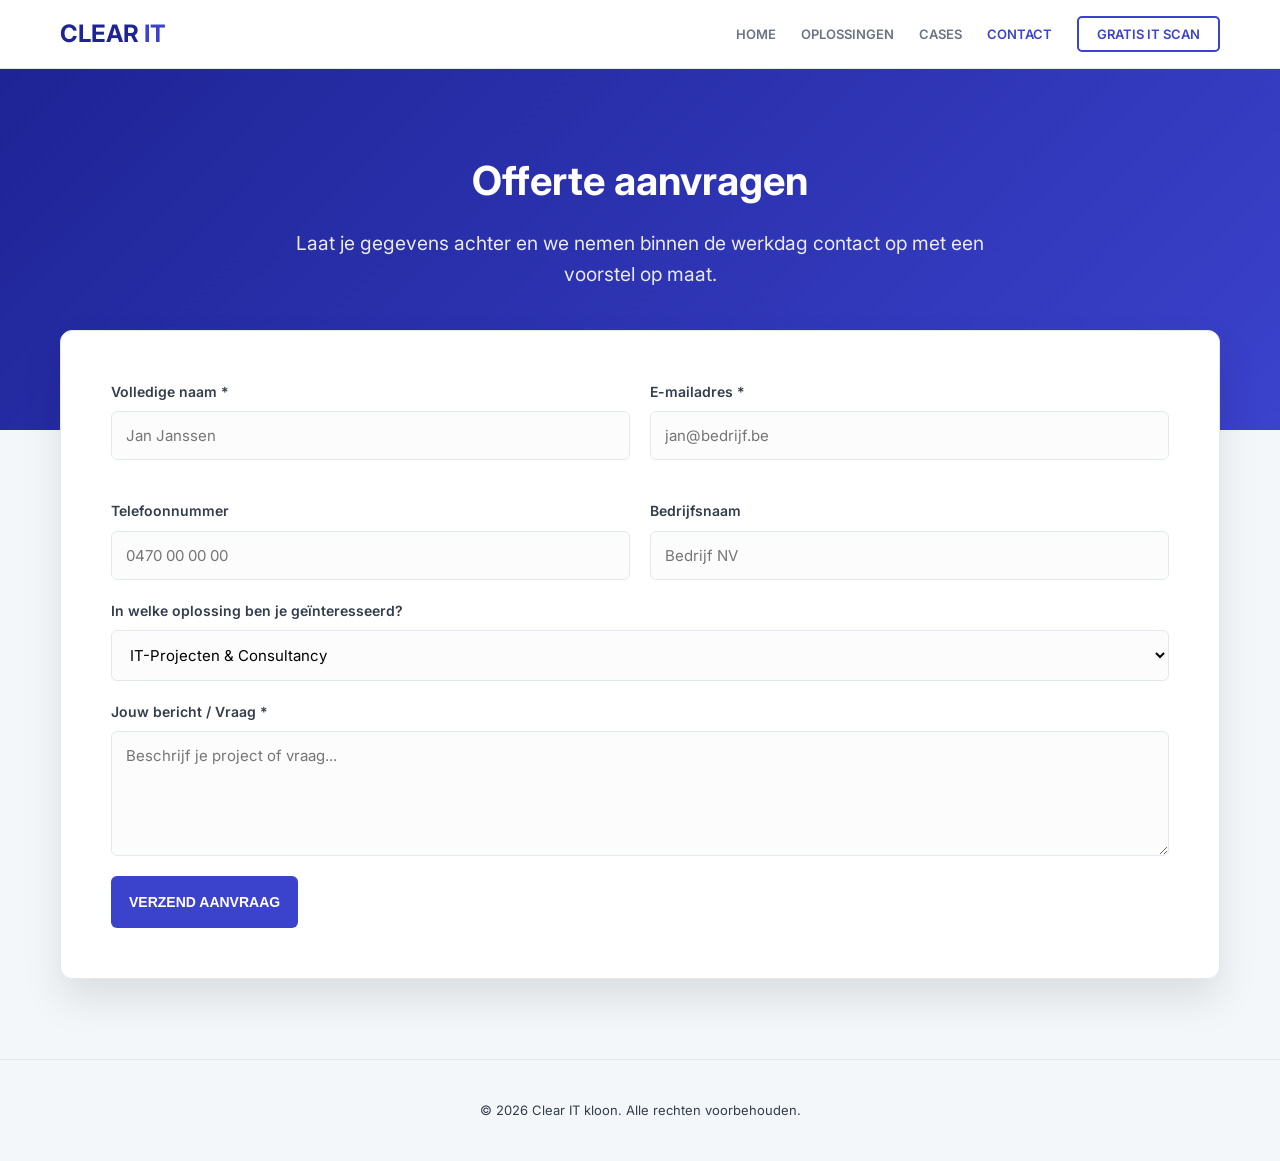
<file: offerte.html>
<!DOCTYPE html>
<html lang="nl">
<head>
    <meta charset="UTF-8">
    <meta name="viewport" content="width=device-width, initial-scale=1.0">
    <title>Offerte Aanvragen | Clear IT - Direct Een IT Voorstel Op Maat</title>
    <link rel="stylesheet" href="style.css">
    <link href="https://fonts.googleapis.com/css2?family=Inter:wght@400;600;700&display=swap" rel="stylesheet">
</head>
<body class="bg-light">

    <nav class="navbar">
        <div class="container nav-container">
            <div class="logo">CLEAR <span>IT</span></div>
            <ul class="nav-links">
                <li><a href="index.html">HOME</a></li>
                <li><a href="oplossingen.html">OPLOSSINGEN</a></li>
                <li><a href="projecten.html">CASES</a></li>
                <li><a href="offerte.html" class="active">CONTACT</a></li>
                <li><a href="offerte.html" class="nav-btn">GRATIS IT SCAN</a></li>
            </ul>
        </div>
    </nav>

    <header class="sub-hero">
        <div class="container">
            <h1>Offerte aanvragen</h1>
            <p>Laat je gegevens achter en we nemen binnen de werkdag contact op met een voorstel op maat.</p>
        </div>
    </header>

    <section class="container overlap-section">
        <div class="contact-card card">
            <form action="https://formspree.io/f/jouw_code" method="POST">
                <div class="form-grid">
                    <div class="field">
                        <label for="naam">Volledige naam *</label>
                        <input type="text" id="naam" name="naam" placeholder="Jan Janssen" required>
                    </div>
                    <div class="field">
                        <label for="email">E-mailadres *</label>
                        <input type="email" id="email" name="email" placeholder="jan@bedrijf.be" required>
                    </div>
                    <div class="field">
                        <label for="tel">Telefoonnummer</label>
                        <input type="tel" id="tel" name="tel" placeholder="0470 00 00 00">
                    </div>
                    <div class="field">
                        <label for="bedrijf">Bedrijfsnaam</label>
                        <input type="text" id="bedrijf" name="bedrijf" placeholder="Bedrijf NV">
                    </div>
                </div>
                <div class="field">
                    <label for="onderwerp">In welke oplossing ben je geïnteresseerd?</label>
                    <select id="onderwerp" name="onderwerp">
                        <option value="it-projecten">IT-Projecten & Consultancy</option>
                        <option value="cloud">Cloud Oplossingen</option>
                        <option value="security">Cybersecurity</option>
                        <option value="scan">Gratis IT Scan</option>
                    </select>
                </div>
                <div class="field">
                    <label for="bericht">Jouw bericht / Vraag *</label>
                    <textarea id="bericht" name="bericht" rows="5" placeholder="Beschrijf je project of vraag..." required></textarea>
                </div>
                <button type="submit" class="btn-submit">VERZEND AANVRAAG</button>
            </form>
        </div>
    </section>

    <footer class="footer">
        <p>&copy; 2026 Clear IT kloon. Alle rechten voorbehouden.</p>
    </footer>

</body>
</html>
</file>
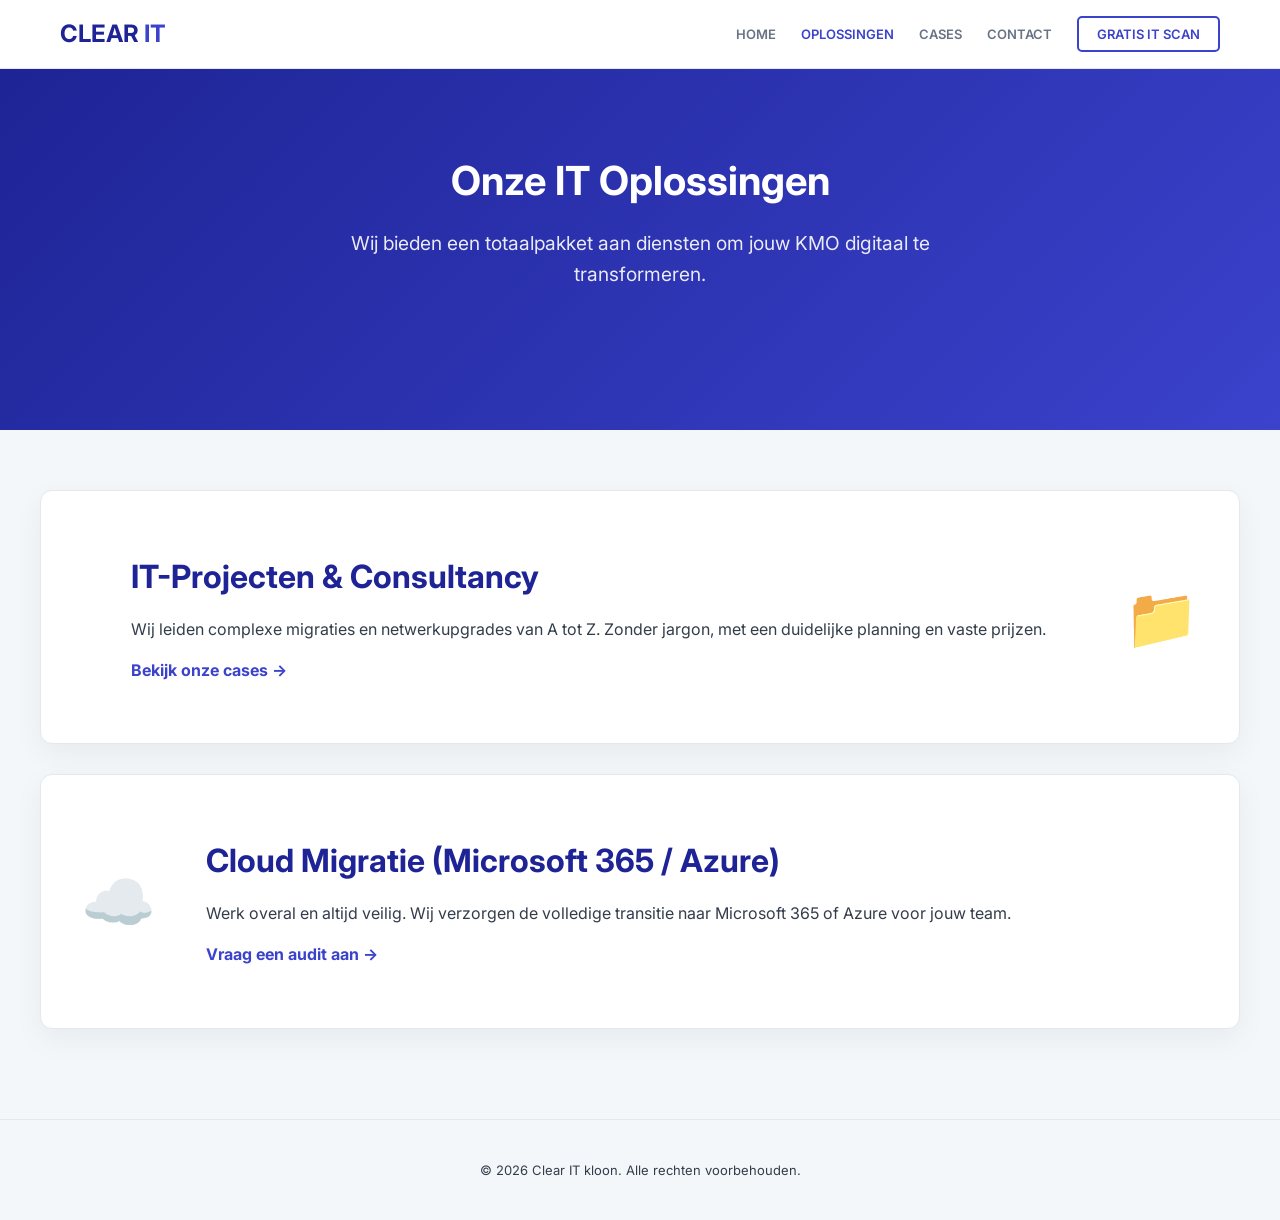
<file: oplossingen.html>
<!DOCTYPE html>
<html lang="nl">
<head>
    <meta charset="UTF-8">
    <meta name="viewport" content="width=device-width, initial-scale=1.0">
    <title>Oplossingen | Clear IT - IT Projecten & Consultancy voor KMO's</title>
    <link rel="stylesheet" href="style.css">
    <link href="https://fonts.googleapis.com/css2?family=Inter:wght@400;600;700&display=swap" rel="stylesheet">
</head>
<body class="bg-light">

    <nav class="navbar">
        <div class="container nav-container">
            <div class="logo">CLEAR <span>IT</span></div>
            <ul class="nav-links">
                <li><a href="index.html">HOME</a></li>
                <li><a href="oplossingen.html" class="active">OPLOSSINGEN</a></li>
                <li><a href="projecten.html">CASES</a></li>
                <li><a href="offerte.html">CONTACT</a></li>
                <li><a href="offerte.html" class="nav-btn">GRATIS IT SCAN</a></li>
            </ul>
        </div>
    </nav>

    <header class="sub-hero">
        <div class="container">
            <h1>Onze IT Oplossingen</h1>
            <p>Wij bieden een totaalpakket aan diensten om jouw KMO digitaal te transformeren.</p>
        </div>
    </header>

    <section class="container solutions-section section-padding">
        <div class="solution-item card">
            <div class="sol-text">
                <h2>IT-Projecten & Consultancy</h2>
                <p>Wij leiden complexe migraties en netwerkupgrades van A tot Z. Zonder jargon, met een duidelijke planning en vaste prijzen.</p>
                <a href="projecten.html" class="read-more">Bekijk onze cases &rarr;</a>
            </div>
            <div class="sol-icon">📁</div>
        </div>

        <div class="solution-item card reverse">
            <div class="sol-text">
                <h2>Cloud Migratie (Microsoft 365 / Azure)</h2>
                <p>Werk overal en altijd veilig. Wij verzorgen de volledige transitie naar Microsoft 365 of Azure voor jouw team.</p>
                <a href="offerte.html" class="read-more">Vraag een audit aan &rarr;</a>
            </div>
            <div class="sol-icon">☁️</div>
        </div>
    </section>

    <footer class="footer">
        <p>&copy; 2026 Clear IT kloon. Alle rechten voorbehouden.</p>
    </footer>

</body>
</html>
</file>
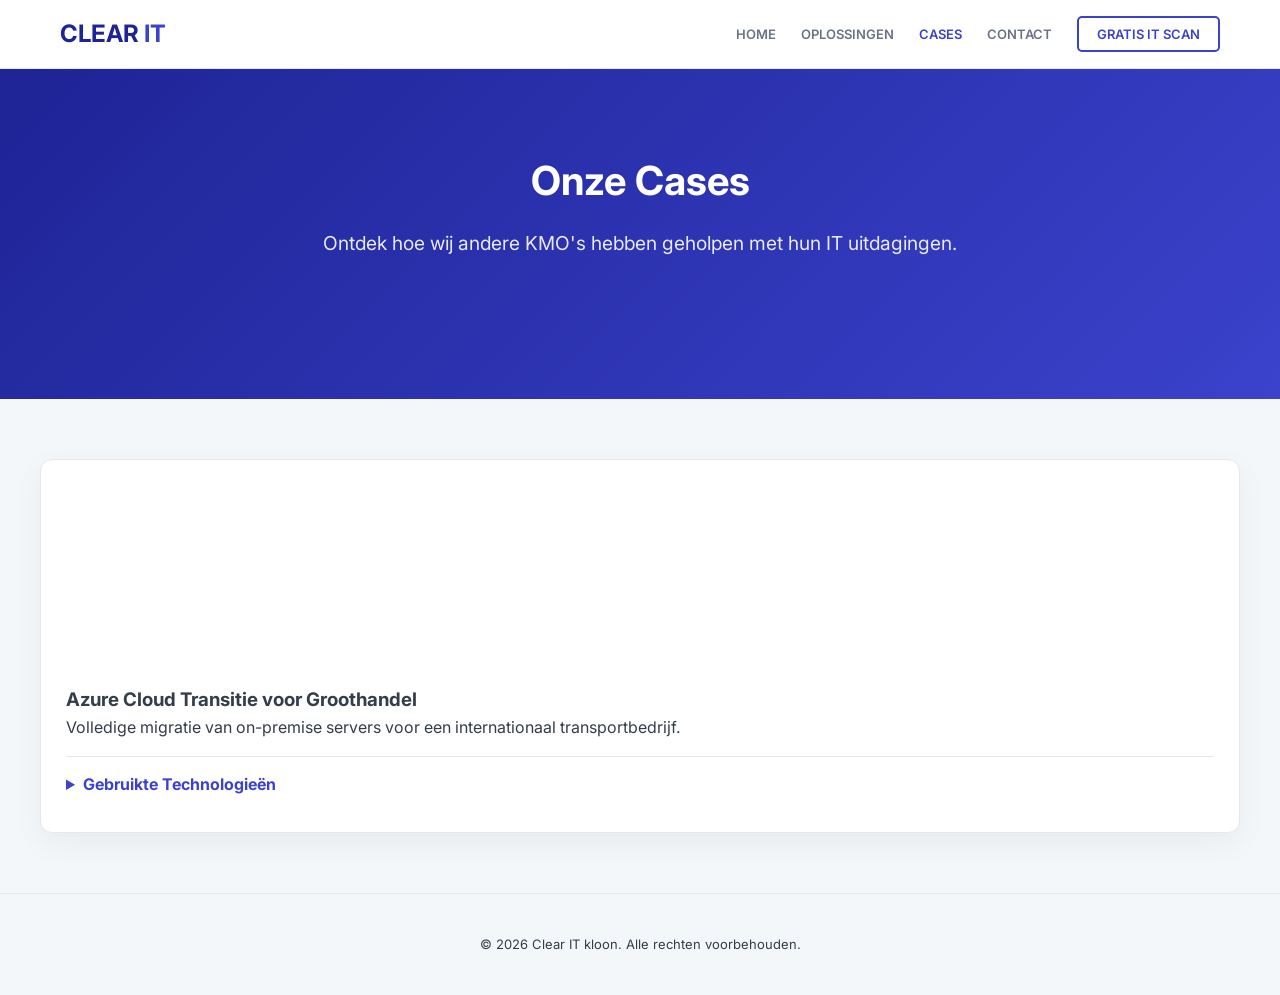
<file: projecten.html>
<!DOCTYPE html>
<html lang="nl">
<head>
    <meta charset="UTF-8">
    <meta name="viewport" content="width=device-width, initial-scale=1.0">
    <title>Cases | Clear IT - Bekijk Onze Succesvolle Projecten</title>
    <link rel="stylesheet" href="style.css">
    <link href="https://fonts.googleapis.com/css2?family=Inter:wght@400;600;700&display=swap" rel="stylesheet">
</head>
<body class="bg-light">

    <nav class="navbar">
        <div class="container nav-container">
            <div class="logo">CLEAR <span>IT</span></div>
            <ul class="nav-links">
                <li><a href="index.html">HOME</a></li>
                <li><a href="oplossingen.html">OPLOSSINGEN</a></li>
                <li><a href="projecten.html" class="active">CASES</a></li>
                <li><a href="offerte.html">CONTACT</a></li>
                <li><a href="offerte.html" class="nav-btn">GRATIS IT SCAN</a></li>
            </ul>
        </div>
    </nav>

    <header class="sub-hero">
        <div class="container">
            <h1>Onze Cases</h1>
            <p>Ontdek hoe wij andere KMO's hebben geholpen met hun IT uitdagingen.</p>
        </div>
    </header>

    <section class="container section-padding">
        <div class="project-grid">
            <div class="project-card card">
                <div class="project-img" style="background-image: url('https://images.unsplash.com/photo-1558494949-ef010cbdcc48?auto=format&fit=crop&w=600&q=80');"></div>
                <div class="project-content">
                    <h3>Azure Cloud Transitie voor Groothandel</h3>
                    <p>Volledige migratie van on-premise servers voor een internationaal transportbedrijf.</p>
                    <details>
                        <summary>Gebruikte Technologieën</summary>
                        <div class="tags">
                            <span>Azure</span>
                            <span>VPN</span>
                            <span>Microsoft 365</span>
                        </div>
                    </details>
                </div>
            </div>
        </div>
    </section>

    <footer class="footer">
        <p>&copy; 2026 Clear IT kloon. Alle rechten voorbehouden.</p>
    </footer>

</body>
</html>
</file>
<file: style.css>
:root {
    --blue: #3b42cc;
    --dark: #1e2495;
    --text-dark: #333d4b;
    --text-muted: #697386;
    --light: #f4f7fa;
    --white: #ffffff;
    --border: #e3e8ee;
    --shadow-main: 0 10px 30px rgba(0,0,0,0.05);
    --shadow-heavy: 0 20px 40px rgba(0,0,0,0.1);
}

* { box-sizing: border-box; margin: 0; padding: 0; }
body { font-family: 'Inter', sans-serif; color: var(--text-dark); line-height: 1.6; background: var(--white); }
.bg-light { background: var(--light); }
.container { max-width: 1200px; margin: 0 auto; padding: 0 20px; }

/* Navbar */
.navbar { display: flex; justify-content: space-between; align-items: center; padding: 15px 0; background: var(--white); position: sticky; top: 0; z-index: 1000; border-bottom: 1px solid var(--border); }
.nav-container { display: flex; justify-content: space-between; align-items: center; width: 100%; }
.logo { font-weight: 700; font-size: 24px; color: var(--dark); text-decoration: none; }
.logo span { color: var(--blue); }
.nav-links { list-style: none; display: flex; align-items: center; }
.nav-links li { margin-left: 25px; }
.nav-links a { text-decoration: none; color: var(--text-muted); font-size: 13px; font-weight: 600; text-transform: uppercase; }
.nav-links a.active { color: var(--blue); }
.nav-btn { border: 2px solid var(--blue); padding: 8px 18px; border-radius: 5px; color: var(--blue) !important; text-transform: uppercase; font-size: 13px; }

/* Heroes */
.hero, .sub-hero { background: linear-gradient(135deg, var(--dark) 0%, var(--blue) 100%); color: var(--white); text-align: center; }
.hero { padding: 120px 5%; min-height: 500px; display: flex; align-items: center; justify-content: center; }
.sub-hero { padding: 80px 5% 140px 5%; }
.hero-content { max-width: 750px; }
.hero h1 { font-size: 3.5rem; line-height: 1.1; margin-bottom: 20px; font-weight: 700; }
.sub-hero h1 { font-size: 2.5rem; margin-bottom: 15px; font-weight: 700; }
.hero p, .sub-hero p { font-size: 1.2rem; opacity: 0.9; max-width: 700px; margin: 0 auto; }
.hero p { margin-bottom: 35px; }

/* Knoppen */
.btn-white { background: var(--white); color: var(--blue); padding: 15px 30px; border-radius: 5px; text-decoration: none; font-weight: 700; display: inline-block; margin: 10px; }
.btn-outline { border: 2px solid var(--white); color: var(--white); padding: 15px 30px; border-radius: 5px; text-decoration: none; font-weight: 700; display: inline-block; margin: 10px; }
.btn-solid-blue { background: var(--blue); color: var(--white); padding: 12px 25px; border-radius: 5px; text-decoration: none; font-weight: 700; display: inline-block; transition: 0.3s; }
.btn-solid-blue:hover { background: var(--dark); transform: translateY(-2px); }

/* NIEUWE STYLING: Waarom Sectie (n.a.v. image_1.png) */
.waarom-section { padding: 80px 0; background: var(--white); }
.waarom-container { display: flex; align-items: flex-start; gap: 60px; }

/* Links: USP Sidebar */
.usp-sidebar { flex: 0 0 320px; background: var(--light); padding: 30px; border-radius: 12px; }
.usp-item { display: flex; align-items: flex-start; gap: 15px; margin-bottom: 25px; }
.usp-icon { font-size: 24px; color: var(--blue); padding-top: 2px; }
.usp-text h3 { font-size: 16px; font-weight: 700; color: var(--dark); margin-bottom: 5px; }
.usp-text p { font-size: 13px; color: var(--text-muted); line-height: 1.5; }

/* Rechts: Hoofdcontent Waarom */
.waarom-main { flex: 1; }
.sub-label { font-size: 12px; font-weight: 700; color: var(--blue); text-transform: uppercase; margin-bottom: 10px; }
.waarom-main h2 { font-size: 2.5rem; font-weight: 700; color: var(--text-dark); margin-bottom: 40px; }
.waarom-content-grid { display: flex; gap: 40px; margin-bottom: 40px; }
.waarom-photo img { max-width: 100%; border-radius: 12px; object-fit: cover; box-shadow: var(--shadow-main); }

/* Getuigenis */
.waarom-testimonial { flex: 1; display: flex; flex-direction: column; }
.testimonial-intro { font-size: 18px; color: var(--text-muted); margin-bottom: 20px; font-weight: 400; }
.testimonial-quote { font-style: italic; font-size: 16px; color: var(--text-dark); border-left: 3px solid var(--blue); padding-left: 20px; margin-bottom: 30px; }
.testimonial-author { display: flex; align-items: center; gap: 15px; margin-top: auto; }
.author-photo { width: 60px; height: 60px; border-radius: 50%; object-fit: cover; }
.author-info strong { display: block; font-size: 15px; color: var(--text-dark); }
.author-info span { font-size: 12px; color: var(--blue); font-weight: 700; text-transform: uppercase; }

/* CTA Waarom */
.cta-waarom { display: inline-block; width: auto; font-size: 14px; text-transform: uppercase; }

/* Algemene Kaarten */
.card { background: var(--white); border-radius: 12px; box-shadow: var(--shadow-main); border: 1px solid var(--border); overflow: hidden; }

/* Oplossingen zebra */
.solution-item { display: flex; align-items: center; padding: 60px 40px; margin-bottom: 30px; }
.solution-item.reverse { flex-direction: row-reverse; }
.sol-text { flex: 1; padding: 0 50px; }
.sol-text h2 { font-size: 2rem; color: var(--dark); margin-bottom: 15px; font-weight: 700; }
.sol-icon { font-size: 60px; }
.read-more { color: var(--blue); text-decoration: none; font-weight: 700; display: block; margin-top: 15px; }

/* Project Cards */
.section-padding { padding: 60px 0; }
.project-grid { display: grid; grid-template-columns: repeat(auto-fit, minmax(350px, 1fr)); gap: 30px; }
.project-img { height: 200px; background-size: cover; background-position: center; }
.project-content { padding: 25px; }
details { margin-top: 15px; border-top: 1px solid var(--border); padding-top: 15px; cursor: pointer; }
summary { font-weight: 700; color: var(--blue); margin-bottom: 10px; }
.tags span { background: var(--light); color: var(--blue); padding: 4px 10px; border-radius: 4px; font-size: 11px; margin-right: 5px; font-weight: 700; text-transform: uppercase; }

/* Offerte Formulier */
.overlap-section { margin-top: -100px; margin-bottom: 80px; position: relative; z-index: 10; }
.contact-card { padding: 50px; box-shadow: var(--shadow-heavy); }
.form-grid { display: grid; grid-template-columns: 1fr 1fr; gap: 20px; }
.field { margin-bottom: 20px; display: flex; flex-direction: column; }
label { font-size: 14px; font-weight: 600; margin-bottom: 8px; color: var(--muted); }
input, select, textarea { padding: 14px; border: 1px solid var(--border); border-radius: 6px; font-family: inherit; font-size: 15px; background: #fcfcfd; }
input:focus, select:focus, textarea:focus { outline: none; border-color: var(--blue); box-shadow: 0 0 0 3px rgba(59, 66, 204, 0.1); }
.btn-submit { background: var(--blue); color: var(--white); border: none; padding: 18px; border-radius: 6px; font-weight: 700; font-size: 14px; text-transform: uppercase; cursor: pointer; transition: 0.3s; }
.btn-submit:hover { background: var(--dark); transform: translateY(-2px); box-shadow: var(--shadow-heavy); }

/* Brand Bar */
.brand-bar { padding: 40px 0; border-top: 1px solid var(--border); }
.brand-grid { display: flex; justify-content: space-around; align-items: center; opacity: 0.4; filter: grayscale(1); flex-wrap: wrap; gap: 20px; }

footer { text-align: center; padding: 40px; border-top: 1px solid var(--border); font-size: 13px; color: var(--muted); }

/* Mobiel vriendelijk */
@media (max-width: 992px) {
    .waarom-container { flex-direction: column; gap: 40px; }
    .usp-sidebar { flex: 1 1 auto; width: 100%; }
    .waarom-content-grid { flex-direction: column; }
}

@media (max-width: 768px) {
    .hero h1 { font-size: 2.5rem; }
    .nav-links { display: none; }
    .solution-item, .solution-item.reverse { flex-direction: column; text-align: center; padding: 30px; }
    .sol-text { padding: 20px 0; }
    .form-grid { grid-template-columns: 1fr; }
    .contact-card { padding: 30px; }
}
</file>
